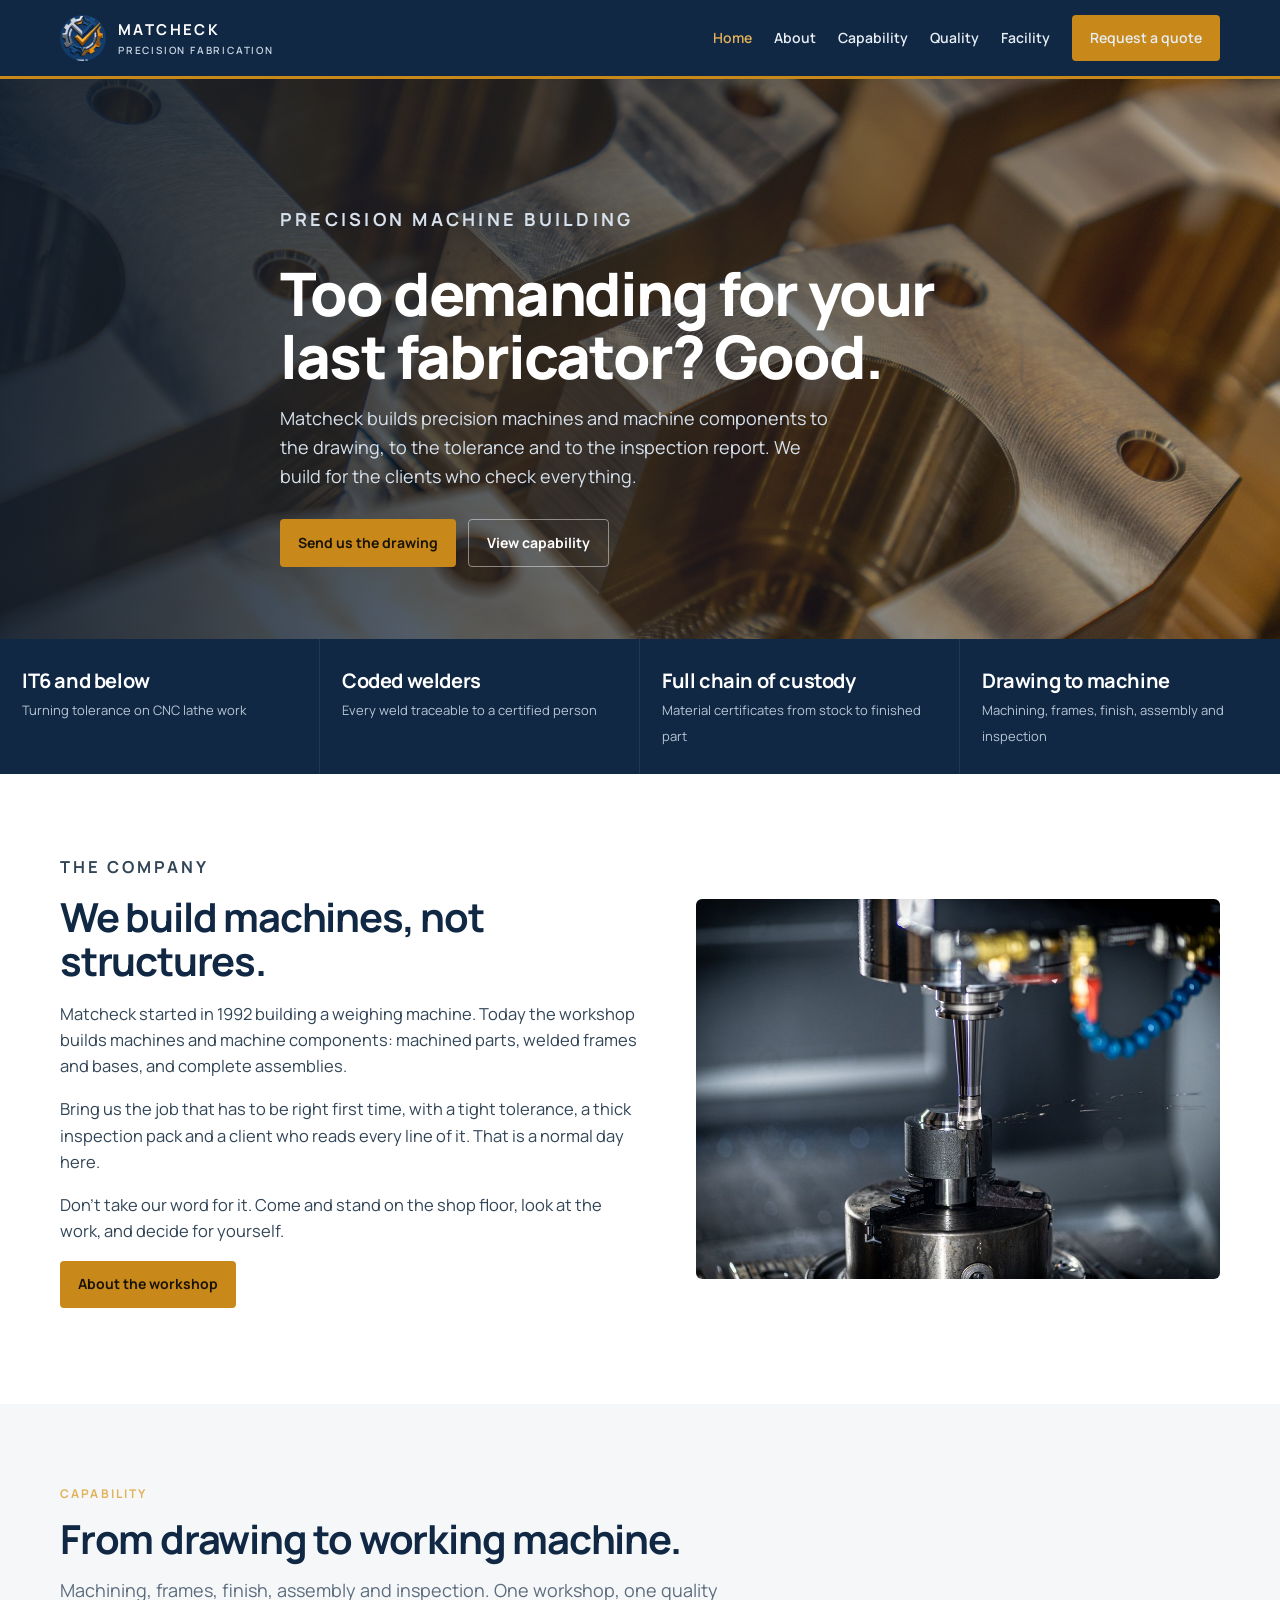
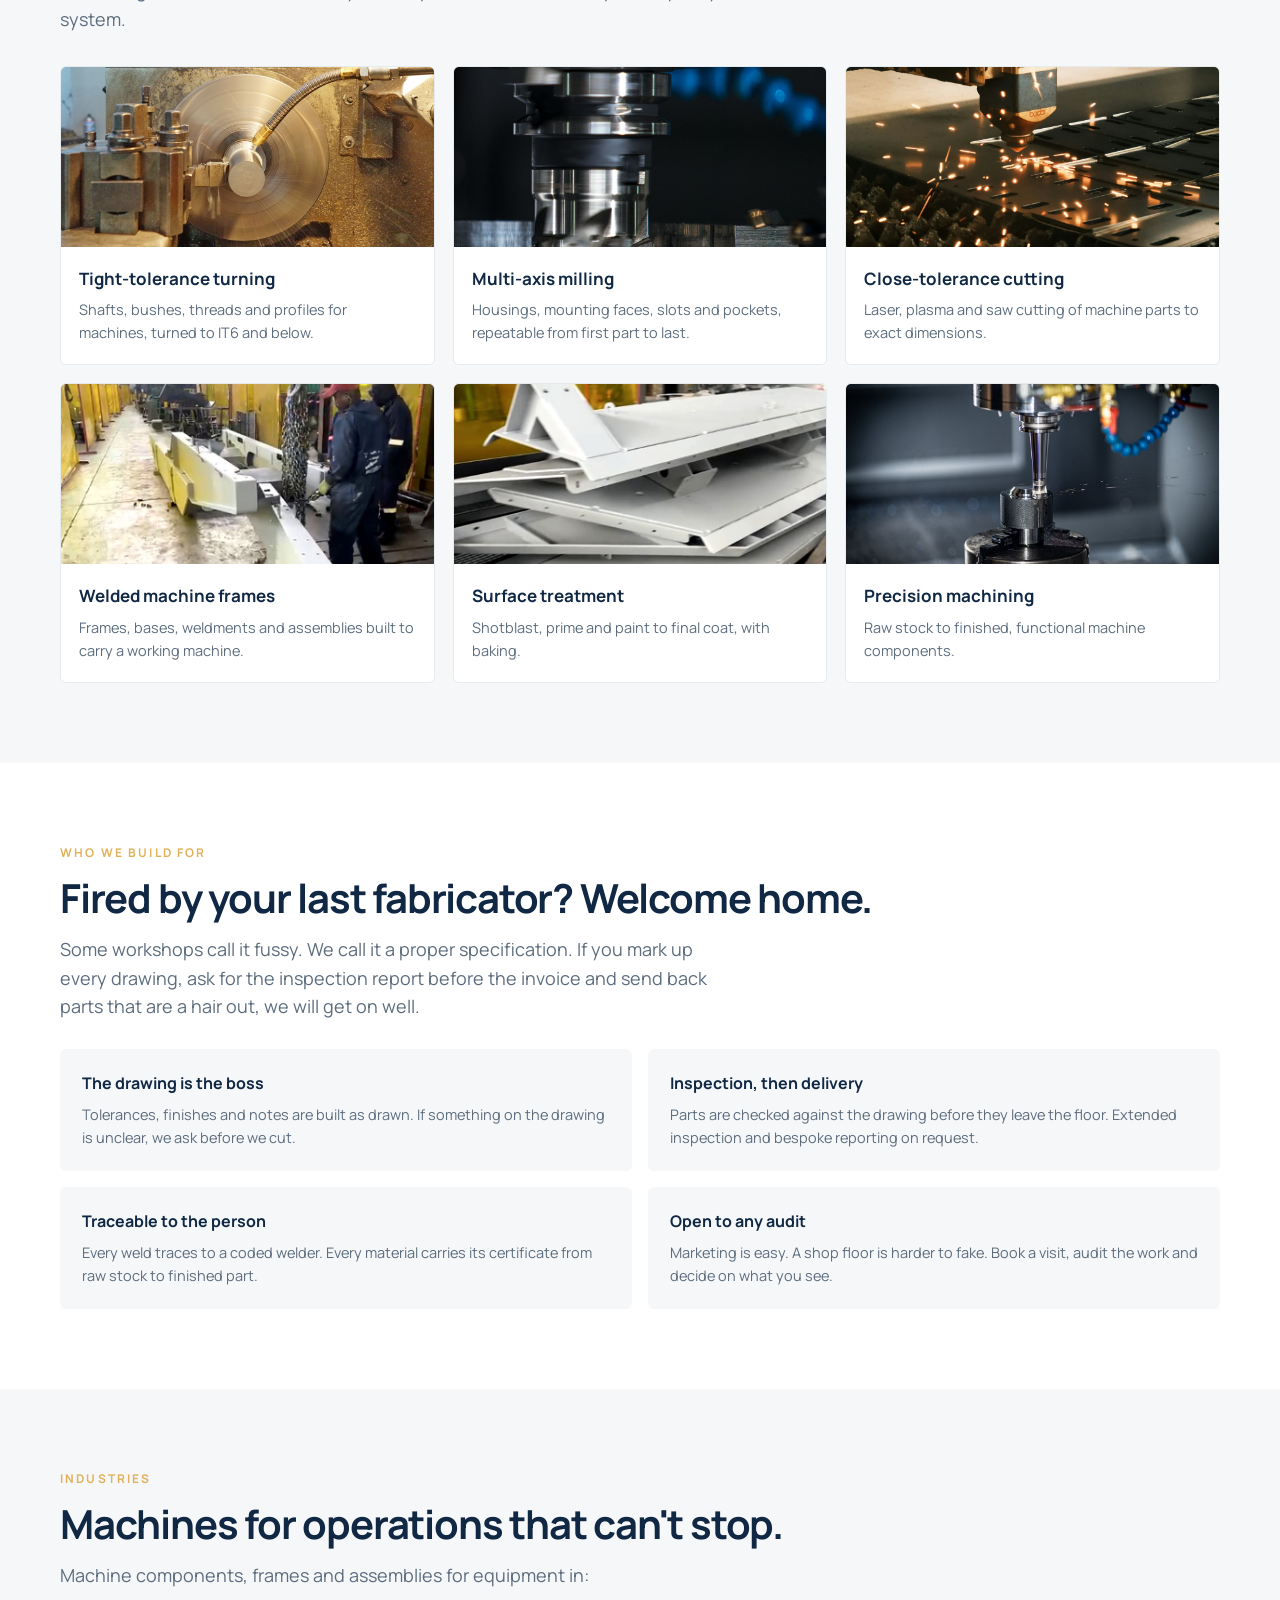
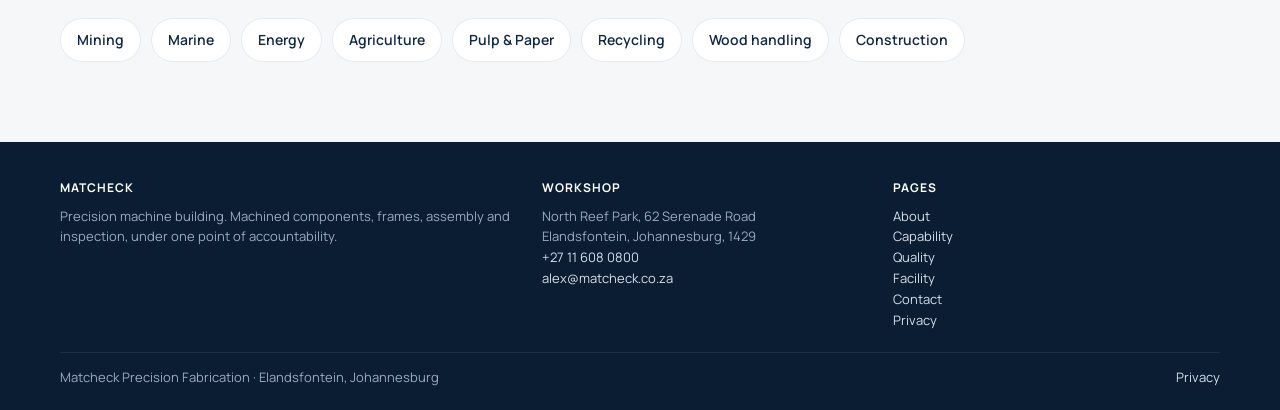
<file: index.html>
<!DOCTYPE html>
<html lang="en">
<head>
  <meta name="robots" content="noindex, nofollow">
<meta charset="UTF-8" />
<meta name="viewport" content="width=device-width, initial-scale=1" />
<title>Matcheck Precision Fabrication</title>
<meta name="description" content="Matcheck builds precision machines and machine components: machined parts, welded machine frames, assembly and inspection, for clients who expect perfection." />
<link rel="preconnect" href="https://fonts.googleapis.com" />
<link href="https://fonts.googleapis.com/css2?family=Manrope:wght@400;500;600;700;800&display=swap" rel="stylesheet" />
<link rel="stylesheet" href="site.css" />
</head>
<body>

<nav>
  <div class="wrap nav-inner">
    <a class="brand" href="index.html">
      <img src="assets/mark.png" alt="Matcheck mark" />
      <span><strong>MATCHECK</strong><small>PRECISION FABRICATION</small></span>
    </a>
    <button class="menu" aria-label="Open menu" onclick="document.querySelector('.links').classList.toggle('open')">☰</button>
    <div class="links">
      <a href="index.html" class="on">Home</a>
      <a href="about.html" class="">About</a>
      <a href="capability.html" class="">Capability</a>
      <a href="quality.html" class="">Quality</a>
      <a href="facility.html" class="">Facility</a>
      <a class="btn" href="contact.html">Request a quote</a>
    </div>
  </div>
</nav>

<header class="hero" style="background-image:linear-gradient(90deg,rgba(10,24,42,.9) 0%,rgba(10,24,42,.55) 58%,rgba(10,24,42,.25) 100%),url('assets/hero.jpg')">
  <div class="wrap hero-inner">
    <p class="eyebrow">PRECISION MACHINE BUILDING</p>
    <h1>Too demanding for your last fabricator? Good.</h1>
    <p>Matcheck builds precision machines and machine components to the drawing, to the tolerance and to the inspection report. We build for the clients who check everything.</p>
    <div class="hero-actions">
      <a class="btn" href="contact.html">Send us the drawing</a>
      <a class="btn line" href="capability.html">View capability</a>
    </div>
  </div>
</header>
<div class="metrics">
  <div><strong>IT6 and below</strong><span>Turning tolerance on CNC lathe work</span></div>
  <div><strong>Coded welders</strong><span>Every weld traceable to a certified person</span></div>
  <div><strong>Full chain of custody</strong><span>Material certificates from stock to finished part</span></div>
  <div><strong>Drawing to machine</strong><span>Machining, frames, finish, assembly and inspection</span></div>
</div>
<section>
  <div class="wrap split">
    <div class="copy">
      <p class="eyebrow">THE COMPANY</p>
      <h2>We build machines, not structures.</h2>
      <p>Matcheck started in 1992 building a weighing machine. Today the workshop builds machines and machine components: machined parts, welded frames and bases, and complete assemblies.</p>
      <p>Bring us the job that has to be right first time, with a tight tolerance, a thick inspection pack and a client who reads every line of it. That is a normal day here.</p>
      <p>Don't take our word for it. Come and stand on the shop floor, look at the work, and decide for yourself.</p>
      <p><a class="btn" href="about.html">About the workshop</a></p>
    </div>
    <img class="photo" src="assets/machining.jpg" srcset="assets/machining-1200.jpg 1200w, assets/machining.jpg 1600w" sizes="(max-width: 860px) calc(100vw - 48px), 570px" width="1600" height="981" alt="CNC machining centre spindle cutting a machine component" loading="lazy" decoding="async" />
  </div>
</section>
<section class="band">
  <div class="wrap">
    <p class="eyebrow">CAPABILITY</p>
    <h2>From drawing to working machine.</h2>
    <p class="lede">Machining, frames, finish, assembly and inspection. One workshop, one quality system.</p>
    <div class="cards">
      <a class="card" href="capability.html#turning"><img src="assets/turning.jpg" srcset="assets/turning-1200.jpg 1200w, assets/turning.jpg 1600w" sizes="(max-width: 860px) calc(100vw - 48px), 375px" width="1600" height="1065" alt="Steel bar being turned on a lathe with coolant flowing" loading="lazy" decoding="async" /><div><h3>Tight-tolerance turning</h3><p>Shafts, bushes, threads and profiles for machines, turned to IT6 and below.</p></div></a>
      <a class="card" href="capability.html#milling"><img src="assets/milling.jpg" srcset="assets/milling-1200.jpg 1200w, assets/milling.jpg 1600w" sizes="(max-width: 860px) calc(100vw - 48px), 375px" width="1600" height="1067" alt="Face mill cutting a steel block on a milling machine" loading="lazy" decoding="async" /><div><h3>Multi-axis milling</h3><p>Housings, mounting faces, slots and pockets, repeatable from first part to last.</p></div></a>
      <a class="card" href="capability.html#cutting"><img src="assets/cutting.jpg" srcset="assets/cutting-1200.jpg 1200w, assets/cutting.jpg 1600w" sizes="(max-width: 860px) calc(100vw - 48px), 375px" width="1600" height="1067" alt="Laser cutting head cutting slots in steel sheet" loading="lazy" decoding="async" /><div><h3>Close-tolerance cutting</h3><p>Laser, plasma and saw cutting of machine parts to exact dimensions.</p></div></a>
      <a class="card" href="capability.html#frames"><img src="assets/welder.jpg" srcset="assets/welder-800.jpg 800w, assets/welder.jpg 1130w" sizes="(max-width: 860px) calc(100vw - 48px), 375px" width="1130" height="807" alt="Matcheck team lifting a painted welded machine frame on a chain hoist" loading="lazy" decoding="async" /><div><h3>Welded machine frames</h3><p>Frames, bases, weldments and assemblies built to carry a working machine.</p></div></a>
      <a class="card" href="capability.html#surface"><img src="assets/surface.jpg" srcset="assets/surface-800.jpg 800w, assets/surface.jpg 1170w" sizes="(max-width: 860px) calc(100vw - 48px), 375px" width="1170" height="835" alt="Welded machine frames finished in grey final-coat paint" loading="lazy" decoding="async" /><div><h3>Surface treatment</h3><p>Shotblast, prime and paint to final coat, with baking.</p></div></a>
      <a class="card" href="capability.html#machining"><img src="assets/machining.jpg" srcset="assets/machining-1200.jpg 1200w, assets/machining.jpg 1600w" sizes="(max-width: 860px) calc(100vw - 48px), 375px" width="1600" height="981" alt="CNC machining centre spindle and tool over a workpiece" loading="lazy" decoding="async" /><div><h3>Precision machining</h3><p>Raw stock to finished, functional machine components.</p></div></a>
    </div>
  </div>
</section>
<section>
  <div class="wrap">
    <p class="eyebrow">WHO WE BUILD FOR</p>
    <h2>Fired by your last fabricator? Welcome home.</h2>
    <p class="lede">Some workshops call it fussy. We call it a proper specification. If you mark up every drawing, ask for the inspection report before the invoice and send back parts that are a hair out, we will get on well.</p>
    <div class="qgrid">
      <article class="q"><h3>The drawing is the boss</h3><p>Tolerances, finishes and notes are built as drawn. If something on the drawing is unclear, we ask before we cut.</p></article>
      <article class="q"><h3>Inspection, then delivery</h3><p>Parts are checked against the drawing before they leave the floor. Extended inspection and bespoke reporting on request.</p></article>
      <article class="q"><h3>Traceable to the person</h3><p>Every weld traces to a coded welder. Every material carries its certificate from raw stock to finished part.</p></article>
      <article class="q"><h3>Open to any audit</h3><p>Marketing is easy. A shop floor is harder to fake. Book a visit, audit the work and decide on what you see.</p></article>
    </div>
  </div>
</section>
<section class="band">
  <div class="wrap">
    <p class="eyebrow">INDUSTRIES</p>
    <h2>Machines for operations that can't stop.</h2>
    <p class="lede">Machine components, frames and assemblies for equipment in:</p>
    <div class="industries">
      <span>Mining</span><span>Marine</span><span>Energy</span><span>Agriculture</span>
      <span>Pulp & Paper</span><span>Recycling</span><span>Wood handling</span><span>Construction</span>
    </div>
  </div>
</section>

<footer>
  <div class="wrap">
    <div class="foot">
      <div>
        <strong>MATCHECK</strong>
        Precision machine building. Machined components, frames, assembly and inspection, under one point of accountability.
      </div>
      <div>
        <strong>WORKSHOP</strong>
        North Reef Park, 62 Serenade Road<br />
        Elandsfontein, Johannesburg, 1429<br />
        <a href="tel:+27116080800">+27 11 608 0800</a><br />
        <a href="mailto:alex@matcheck.co.za">alex@matcheck.co.za</a>
      </div>
      <div>
        <strong>PAGES</strong>
        <a href="about.html">About</a><br />
        <a href="capability.html">Capability</a><br />
        <a href="quality.html">Quality</a><br />
        <a href="facility.html">Facility</a><br />
        <a href="contact.html">Contact</a><br />
        <a href="privacy.html">Privacy</a>
      </div>
    </div>
    <div class="legal">
      <span>Matcheck Precision Fabrication · Elandsfontein, Johannesburg</span>
      <a href="privacy.html">Privacy</a>
    </div>
  </div>
</footer>
</body></html>
</file>
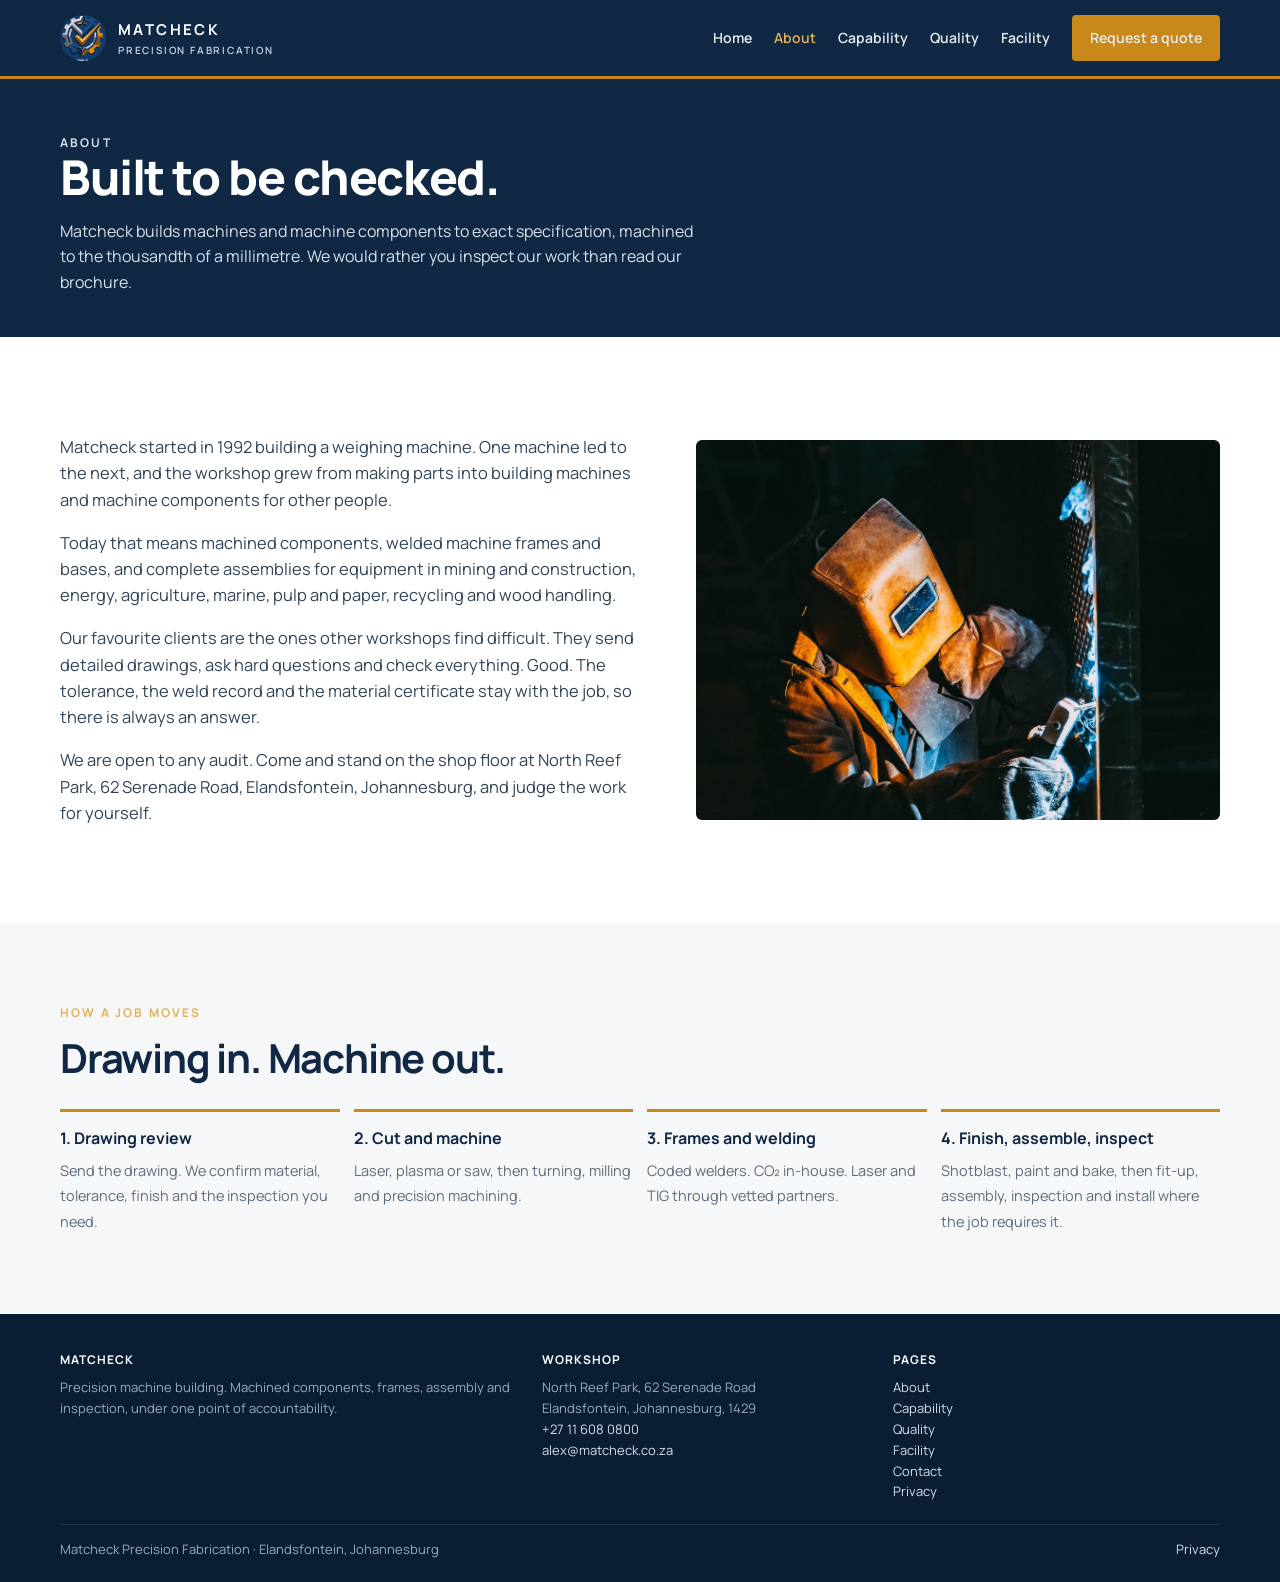
<file: about.html>
<!DOCTYPE html>
<html lang="en">
<head>
  <meta name="robots" content="noindex, nofollow">
<meta charset="UTF-8" />
<meta name="viewport" content="width=device-width, initial-scale=1" />
<title>About · Matcheck Precision Fabrication</title>
<meta name="description" content="Matcheck builds precision machines and machine components in Elandsfontein, Johannesburg, for clients who expect perfection." />
<link rel="preconnect" href="https://fonts.googleapis.com" />
<link href="https://fonts.googleapis.com/css2?family=Manrope:wght@400;500;600;700;800&display=swap" rel="stylesheet" />
<link rel="stylesheet" href="site.css" />
</head>
<body>

<nav>
  <div class="wrap nav-inner">
    <a class="brand" href="index.html">
      <img src="assets/mark.png" alt="Matcheck mark" />
      <span><strong>MATCHECK</strong><small>PRECISION FABRICATION</small></span>
    </a>
    <button class="menu" aria-label="Open menu" onclick="document.querySelector('.links').classList.toggle('open')">☰</button>
    <div class="links">
      <a href="index.html" class="">Home</a>
      <a href="about.html" class="on">About</a>
      <a href="capability.html" class="">Capability</a>
      <a href="quality.html" class="">Quality</a>
      <a href="facility.html" class="">Facility</a>
      <a class="btn" href="contact.html">Request a quote</a>
    </div>
  </div>
</nav>

<header class="page-hero"><div class="wrap">
  <p class="eyebrow">ABOUT</p>
  <h1>Built to be checked.</h1>
  <p>Matcheck builds machines and machine components to exact specification, machined to the thousandth of a millimetre. We would rather you inspect our work than read our brochure.</p>
</div></header>
<section>
  <div class="wrap split">
    <div class="copy">
      <p>Matcheck started in 1992 building a weighing machine. One machine led to the next, and the workshop grew from making parts into building machines and machine components for other people.</p>
      <p>Today that means machined components, welded machine frames and bases, and complete assemblies for equipment in mining and construction, energy, agriculture, marine, pulp and paper, recycling and wood handling.</p>
      <p>Our favourite clients are the ones other workshops find difficult. They send detailed drawings, ask hard questions and check everything. Good. The tolerance, the weld record and the material certificate stay with the job, so there is always an answer.</p>
      <p>We are open to any audit. Come and stand on the shop floor at North Reef Park, 62 Serenade Road, Elandsfontein, Johannesburg, and judge the work for yourself.</p>
    </div>
    <img class="photo" src="assets/welding.jpg" srcset="assets/welding-1200.jpg 1200w, assets/welding.jpg 1600w" sizes="(max-width: 860px) calc(100vw - 48px), 570px" width="1600" height="1066" alt="Precision welding: welder in protective gear joining steel" decoding="async" />
  </div>
</section>
<section class="band">
  <div class="wrap">
    <p class="eyebrow">HOW A JOB MOVES</p>
    <h2>Drawing in. Machine out.</h2>
    <div class="steps">
      <div class="step"><b>1. Drawing review</b><span>Send the drawing. We confirm material, tolerance, finish and the inspection you need.</span></div>
      <div class="step"><b>2. Cut and machine</b><span>Laser, plasma or saw, then turning, milling and precision machining.</span></div>
      <div class="step"><b>3. Frames and welding</b><span>Coded welders. CO₂ in-house. Laser and TIG through vetted partners.</span></div>
      <div class="step"><b>4. Finish, assemble, inspect</b><span>Shotblast, paint and bake, then fit-up, assembly, inspection and install where the job requires it.</span></div>
    </div>
  </div>
</section>

<footer>
  <div class="wrap">
    <div class="foot">
      <div>
        <strong>MATCHECK</strong>
        Precision machine building. Machined components, frames, assembly and inspection, under one point of accountability.
      </div>
      <div>
        <strong>WORKSHOP</strong>
        North Reef Park, 62 Serenade Road<br />
        Elandsfontein, Johannesburg, 1429<br />
        <a href="tel:+27116080800">+27 11 608 0800</a><br />
        <a href="mailto:alex@matcheck.co.za">alex@matcheck.co.za</a>
      </div>
      <div>
        <strong>PAGES</strong>
        <a href="about.html">About</a><br />
        <a href="capability.html">Capability</a><br />
        <a href="quality.html">Quality</a><br />
        <a href="facility.html">Facility</a><br />
        <a href="contact.html">Contact</a><br />
        <a href="privacy.html">Privacy</a>
      </div>
    </div>
    <div class="legal">
      <span>Matcheck Precision Fabrication · Elandsfontein, Johannesburg</span>
      <a href="privacy.html">Privacy</a>
    </div>
  </div>
</footer>
</body></html>
</file>
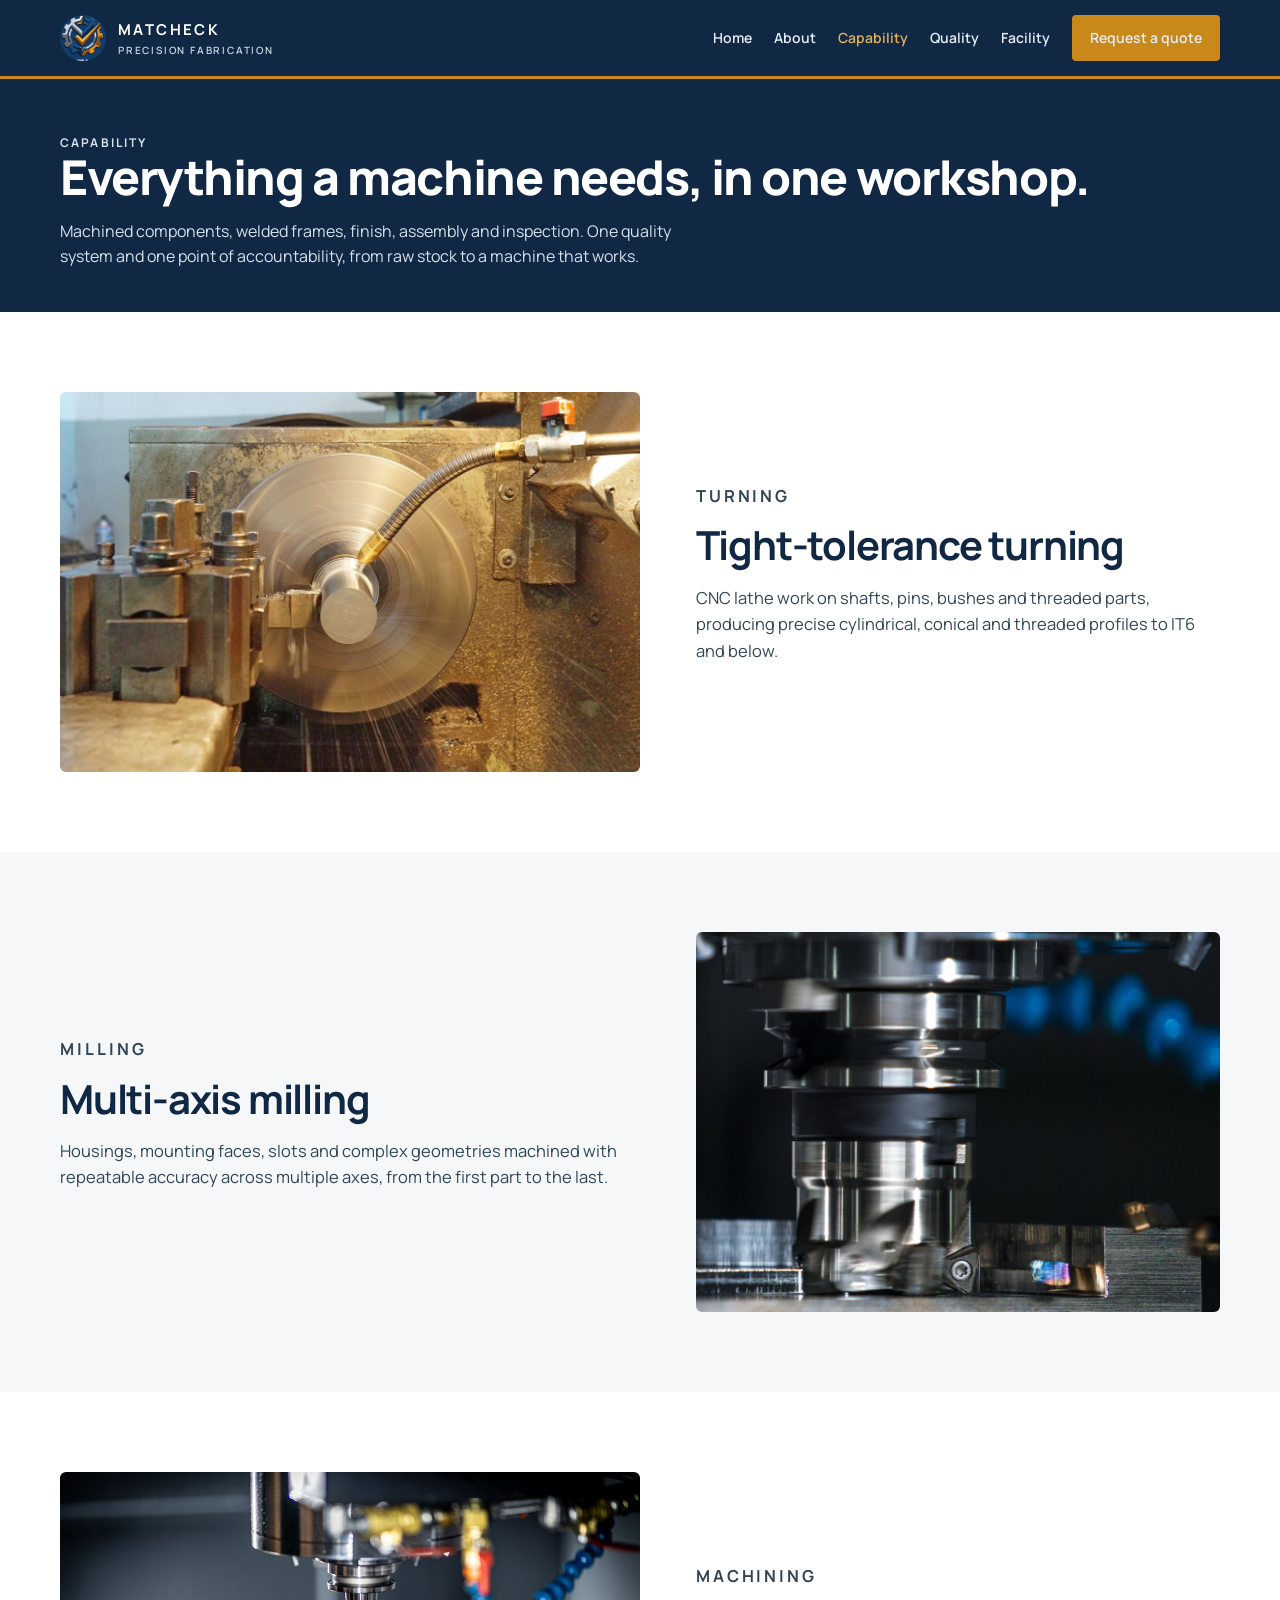
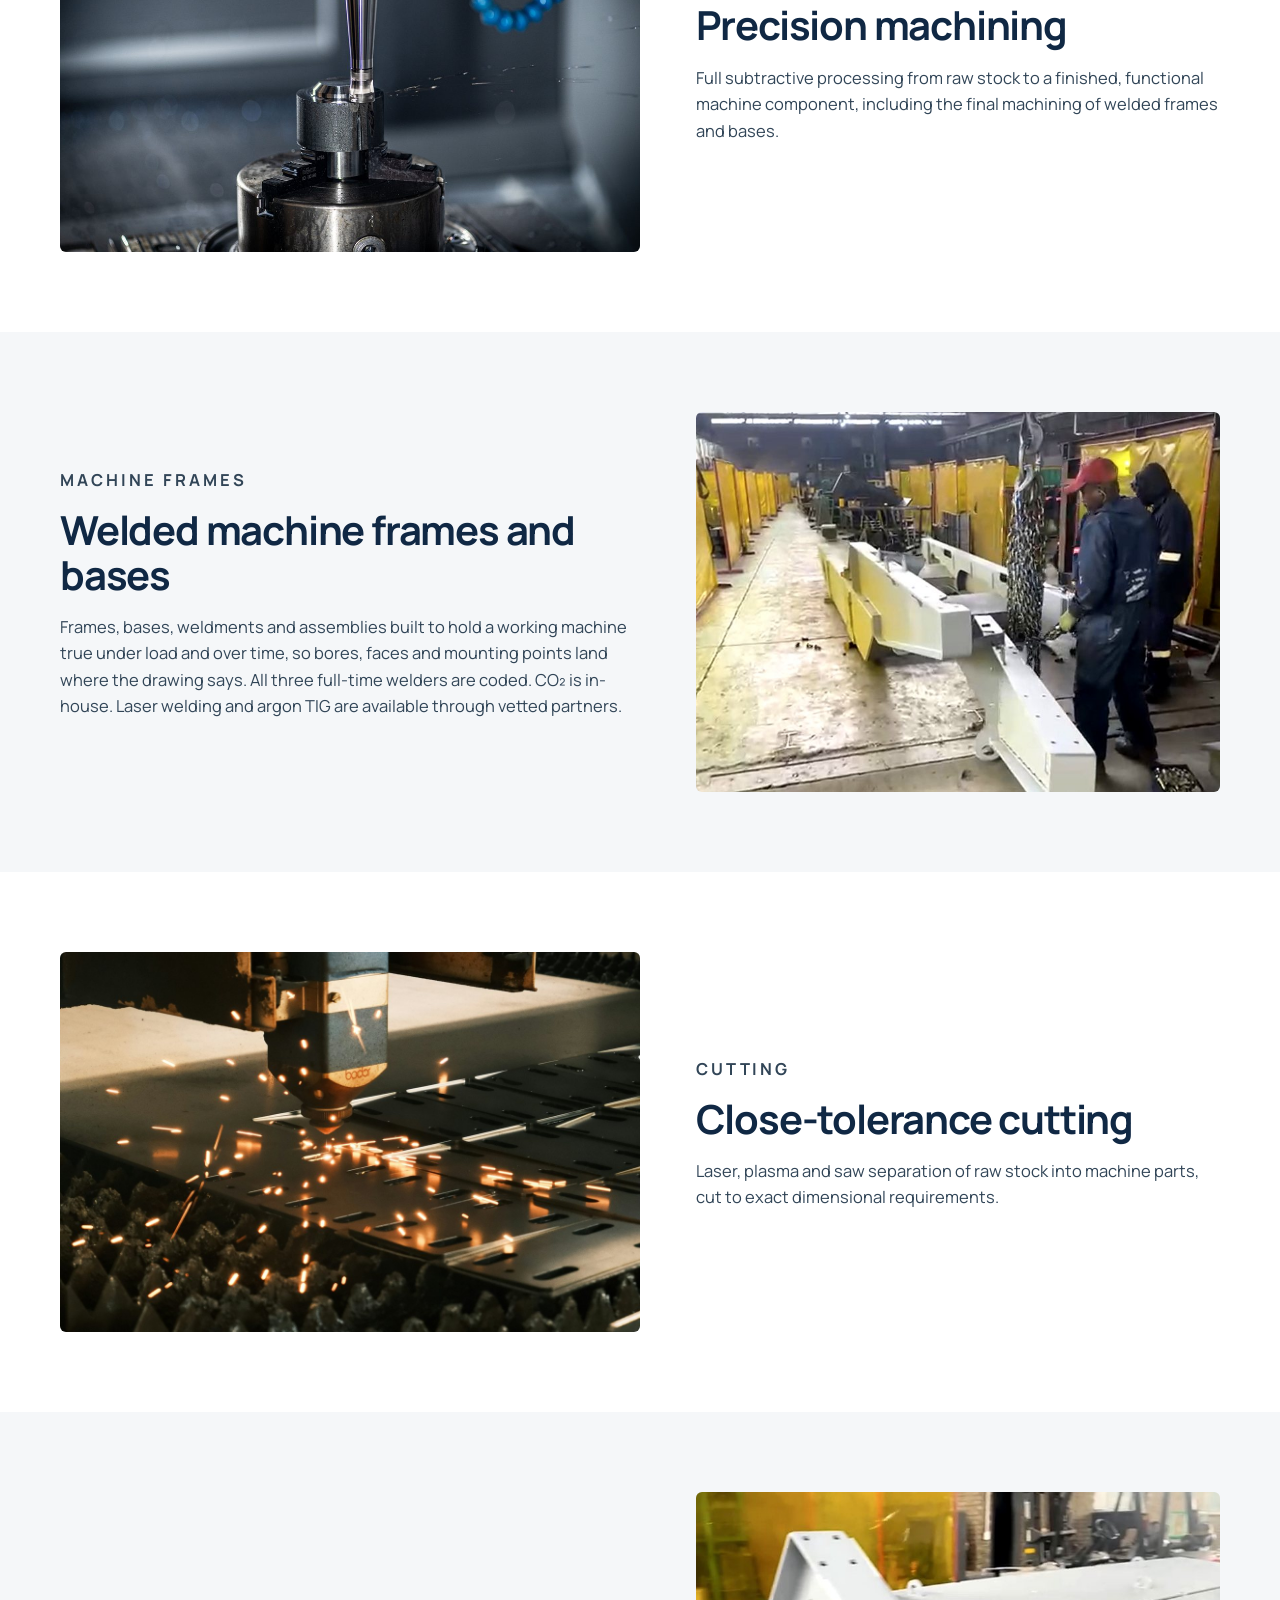
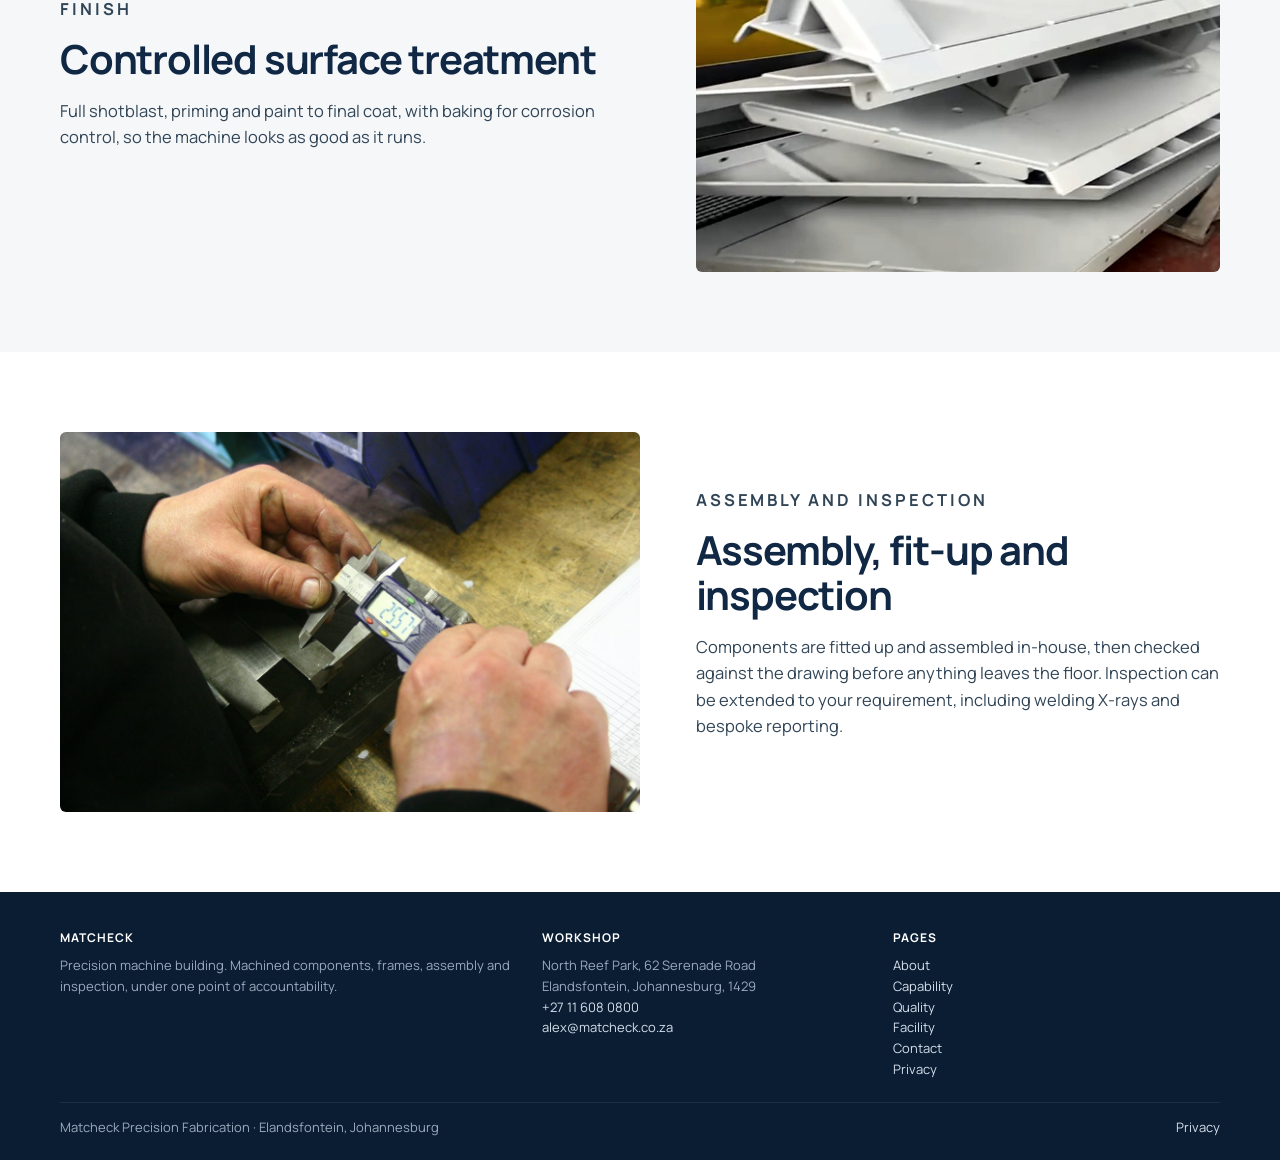
<file: capability.html>
<!DOCTYPE html>
<html lang="en">
<head>
  <meta name="robots" content="noindex, nofollow">
<meta charset="UTF-8" />
<meta name="viewport" content="width=device-width, initial-scale=1" />
<title>Capability · Matcheck Precision Fabrication</title>
<meta name="description" content="Turning, milling, machining, cutting, welded machine frames, surface treatment, assembly and inspection at Matcheck." />
<link rel="preconnect" href="https://fonts.googleapis.com" />
<link href="https://fonts.googleapis.com/css2?family=Manrope:wght@400;500;600;700;800&display=swap" rel="stylesheet" />
<link rel="stylesheet" href="site.css" />
</head>
<body>

<nav>
  <div class="wrap nav-inner">
    <a class="brand" href="index.html">
      <img src="assets/mark.png" alt="Matcheck mark" />
      <span><strong>MATCHECK</strong><small>PRECISION FABRICATION</small></span>
    </a>
    <button class="menu" aria-label="Open menu" onclick="document.querySelector('.links').classList.toggle('open')">☰</button>
    <div class="links">
      <a href="index.html" class="">Home</a>
      <a href="about.html" class="">About</a>
      <a href="capability.html" class="on">Capability</a>
      <a href="quality.html" class="">Quality</a>
      <a href="facility.html" class="">Facility</a>
      <a class="btn" href="contact.html">Request a quote</a>
    </div>
  </div>
</nav>

<header class="page-hero"><div class="wrap">
  <p class="eyebrow">CAPABILITY</p>
  <h1>Everything a machine needs, in one workshop.</h1>
  <p>Machined components, welded frames, finish, assembly and inspection. One quality system and one point of accountability, from raw stock to a machine that works.</p>
</div></header>
<section id="turning"><div class="wrap split">
  <img class="photo" src="assets/turning.jpg" srcset="assets/turning-1200.jpg 1200w, assets/turning.jpg 1600w" sizes="(max-width: 860px) calc(100vw - 48px), 570px" width="1600" height="1065" alt="Steel bar being turned on a lathe with coolant flowing" decoding="async" />
  <div class="copy"><p class="eyebrow">TURNING</p><h2>Tight-tolerance turning</h2><p>CNC lathe work on shafts, pins, bushes and threaded parts, producing precise cylindrical, conical and threaded profiles to IT6 and below.</p></div>
</div></section>
<section class="band" id="milling"><div class="wrap split">
  <div class="copy"><p class="eyebrow">MILLING</p><h2>Multi-axis milling</h2><p>Housings, mounting faces, slots and complex geometries machined with repeatable accuracy across multiple axes, from the first part to the last.</p></div>
  <img class="photo" src="assets/milling.jpg" srcset="assets/milling-1200.jpg 1200w, assets/milling.jpg 1600w" sizes="(max-width: 860px) calc(100vw - 48px), 570px" width="1600" height="1067" alt="Face mill cutting a steel block on a milling machine" loading="lazy" decoding="async" />
</div></section>
<section id="machining"><div class="wrap split">
  <img class="photo" src="assets/machining.jpg" srcset="assets/machining-1200.jpg 1200w, assets/machining.jpg 1600w" sizes="(max-width: 860px) calc(100vw - 48px), 570px" width="1600" height="981" alt="CNC machining centre spindle and tool over a workpiece" loading="lazy" decoding="async" />
  <div class="copy"><p class="eyebrow">MACHINING</p><h2>Precision machining</h2><p>Full subtractive processing from raw stock to a finished, functional machine component, including the final machining of welded frames and bases.</p></div>
</div></section>
<section class="band" id="frames"><div class="wrap split">
  <div class="copy"><p class="eyebrow">MACHINE FRAMES</p><h2>Welded machine frames and bases</h2><p>Frames, bases, weldments and assemblies built to hold a working machine true under load and over time, so bores, faces and mounting points land where the drawing says. All three full-time welders are coded. CO₂ is in-house. Laser welding and argon TIG are available through vetted partners.</p></div>
  <img class="photo" src="assets/welder.jpg" srcset="assets/welder-800.jpg 800w, assets/welder.jpg 1130w" sizes="(max-width: 860px) calc(100vw - 48px), 570px" width="1130" height="807" alt="Matcheck team lifting a painted welded machine frame on a chain hoist" loading="lazy" decoding="async" />
</div></section>
<section id="cutting"><div class="wrap split">
  <img class="photo" src="assets/cutting.jpg" srcset="assets/cutting-1200.jpg 1200w, assets/cutting.jpg 1600w" sizes="(max-width: 860px) calc(100vw - 48px), 570px" width="1600" height="1067" alt="Laser cutting head cutting slots in steel sheet" loading="lazy" decoding="async" />
  <div class="copy"><p class="eyebrow">CUTTING</p><h2>Close-tolerance cutting</h2><p>Laser, plasma and saw separation of raw stock into machine parts, cut to exact dimensional requirements.</p></div>
</div></section>
<section class="band" id="surface"><div class="wrap split">
  <div class="copy"><p class="eyebrow">FINISH</p><h2>Controlled surface treatment</h2><p>Full shotblast, priming and paint to final coat, with baking for corrosion control, so the machine looks as good as it runs.</p></div>
  <img class="photo" src="assets/surface.jpg" srcset="assets/surface-800.jpg 800w, assets/surface.jpg 1170w" sizes="(max-width: 860px) calc(100vw - 48px), 570px" width="1170" height="835" alt="Welded machine frames finished in grey final-coat paint" loading="lazy" decoding="async" />
</div></section>
<section id="assembly"><div class="wrap split">
  <img class="photo" src="assets/inspection.jpg" srcset="assets/inspection-1200.jpg 1200w, assets/inspection.jpg 1600w" sizes="(max-width: 860px) calc(100vw - 48px), 570px" width="1600" height="1067" alt="Digital caliper measuring a machined part during inspection" loading="lazy" decoding="async" />
  <div class="copy"><p class="eyebrow">ASSEMBLY AND INSPECTION</p><h2>Assembly, fit-up and inspection</h2><p>Components are fitted up and assembled in-house, then checked against the drawing before anything leaves the floor. Inspection can be extended to your requirement, including welding X-rays and bespoke reporting.</p></div>
</div></section>

<footer>
  <div class="wrap">
    <div class="foot">
      <div>
        <strong>MATCHECK</strong>
        Precision machine building. Machined components, frames, assembly and inspection, under one point of accountability.
      </div>
      <div>
        <strong>WORKSHOP</strong>
        North Reef Park, 62 Serenade Road<br />
        Elandsfontein, Johannesburg, 1429<br />
        <a href="tel:+27116080800">+27 11 608 0800</a><br />
        <a href="mailto:alex@matcheck.co.za">alex@matcheck.co.za</a>
      </div>
      <div>
        <strong>PAGES</strong>
        <a href="about.html">About</a><br />
        <a href="capability.html">Capability</a><br />
        <a href="quality.html">Quality</a><br />
        <a href="facility.html">Facility</a><br />
        <a href="contact.html">Contact</a><br />
        <a href="privacy.html">Privacy</a>
      </div>
    </div>
    <div class="legal">
      <span>Matcheck Precision Fabrication · Elandsfontein, Johannesburg</span>
      <a href="privacy.html">Privacy</a>
    </div>
  </div>
</footer>
</body></html>
</file>
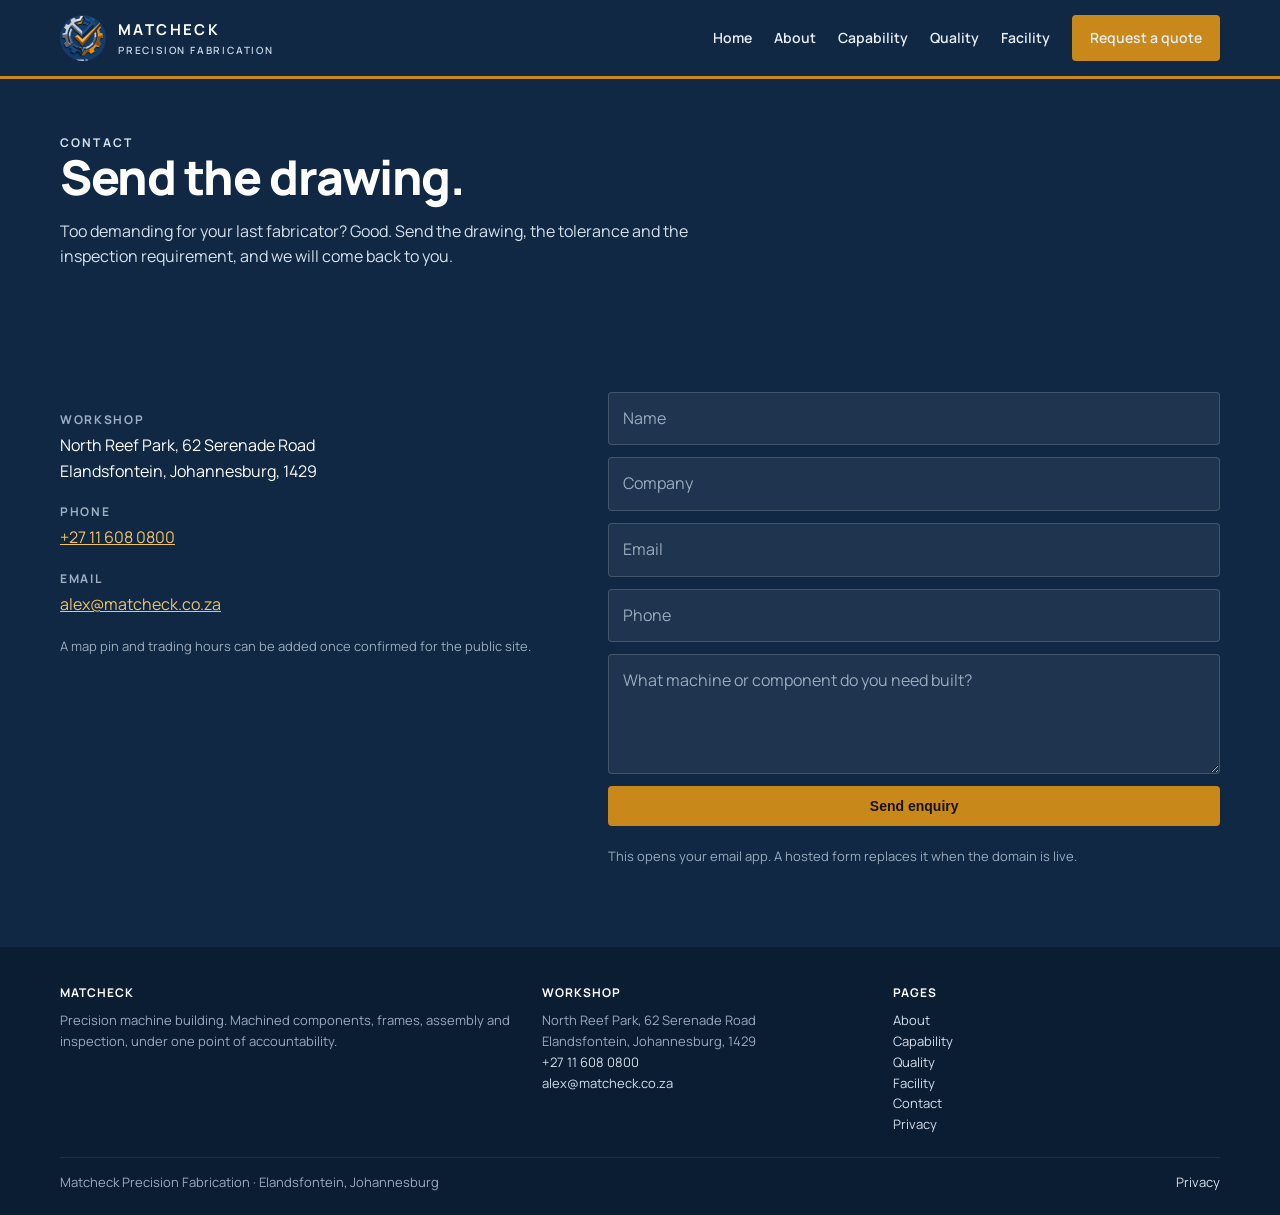
<file: contact.html>
<!DOCTYPE html>
<html lang="en">
<head>
  <meta name="robots" content="noindex, nofollow">
<meta charset="UTF-8" />
<meta name="viewport" content="width=device-width, initial-scale=1" />
<title>Contact · Matcheck Precision Fabrication</title>
<meta name="description" content="Send a drawing to Matcheck in Elandsfontein, Johannesburg. Precision machines and machine components, built to the drawing." />
<link rel="preconnect" href="https://fonts.googleapis.com" />
<link href="https://fonts.googleapis.com/css2?family=Manrope:wght@400;500;600;700;800&display=swap" rel="stylesheet" />
<link rel="stylesheet" href="site.css" />
</head>
<body>

<nav>
  <div class="wrap nav-inner">
    <a class="brand" href="index.html">
      <img src="assets/mark.png" alt="Matcheck mark" />
      <span><strong>MATCHECK</strong><small>PRECISION FABRICATION</small></span>
    </a>
    <button class="menu" aria-label="Open menu" onclick="document.querySelector('.links').classList.toggle('open')">☰</button>
    <div class="links">
      <a href="index.html" class="">Home</a>
      <a href="about.html" class="">About</a>
      <a href="capability.html" class="">Capability</a>
      <a href="quality.html" class="">Quality</a>
      <a href="facility.html" class="">Facility</a>
      <a class="btn" href="contact.html">Request a quote</a>
    </div>
  </div>
</nav>

<header class="page-hero"><div class="wrap">
  <p class="eyebrow">CONTACT</p>
  <h1>Send the drawing.</h1>
  <p>Too demanding for your last fabricator? Good. Send the drawing, the tolerance and the inspection requirement, and we will come back to you.</p>
</div></header>
<section class="contact">
  <div class="wrap contact-grid">
    <div>
      <div class="detail"><b>WORKSHOP</b>North Reef Park, 62 Serenade Road<br />Elandsfontein, Johannesburg, 1429</div>
      <div class="detail"><b>PHONE</b><a href="tel:+27116080800">+27 11 608 0800</a></div>
      <div class="detail"><b>EMAIL</b><a href="mailto:alex@matcheck.co.za">alex@matcheck.co.za</a></div>
      <p class="note">A map pin and trading hours can be added once confirmed for the public site.</p>
    </div>
    <form action="mailto:alex@matcheck.co.za" method="post" enctype="text/plain">
      <input name="name" placeholder="Name" required />
      <input name="company" placeholder="Company" />
      <input name="email" type="email" placeholder="Email" required />
      <input name="phone" placeholder="Phone" />
      <textarea name="message" placeholder="What machine or component do you need built?"></textarea>
      <button class="btn" type="submit">Send enquiry</button>
      <p class="note">This opens your email app. A hosted form replaces it when the domain is live.</p>
    </form>
  </div>
</section>

<footer>
  <div class="wrap">
    <div class="foot">
      <div>
        <strong>MATCHECK</strong>
        Precision machine building. Machined components, frames, assembly and inspection, under one point of accountability.
      </div>
      <div>
        <strong>WORKSHOP</strong>
        North Reef Park, 62 Serenade Road<br />
        Elandsfontein, Johannesburg, 1429<br />
        <a href="tel:+27116080800">+27 11 608 0800</a><br />
        <a href="mailto:alex@matcheck.co.za">alex@matcheck.co.za</a>
      </div>
      <div>
        <strong>PAGES</strong>
        <a href="about.html">About</a><br />
        <a href="capability.html">Capability</a><br />
        <a href="quality.html">Quality</a><br />
        <a href="facility.html">Facility</a><br />
        <a href="contact.html">Contact</a><br />
        <a href="privacy.html">Privacy</a>
      </div>
    </div>
    <div class="legal">
      <span>Matcheck Precision Fabrication · Elandsfontein, Johannesburg</span>
      <a href="privacy.html">Privacy</a>
    </div>
  </div>
</footer>
</body></html>
</file>
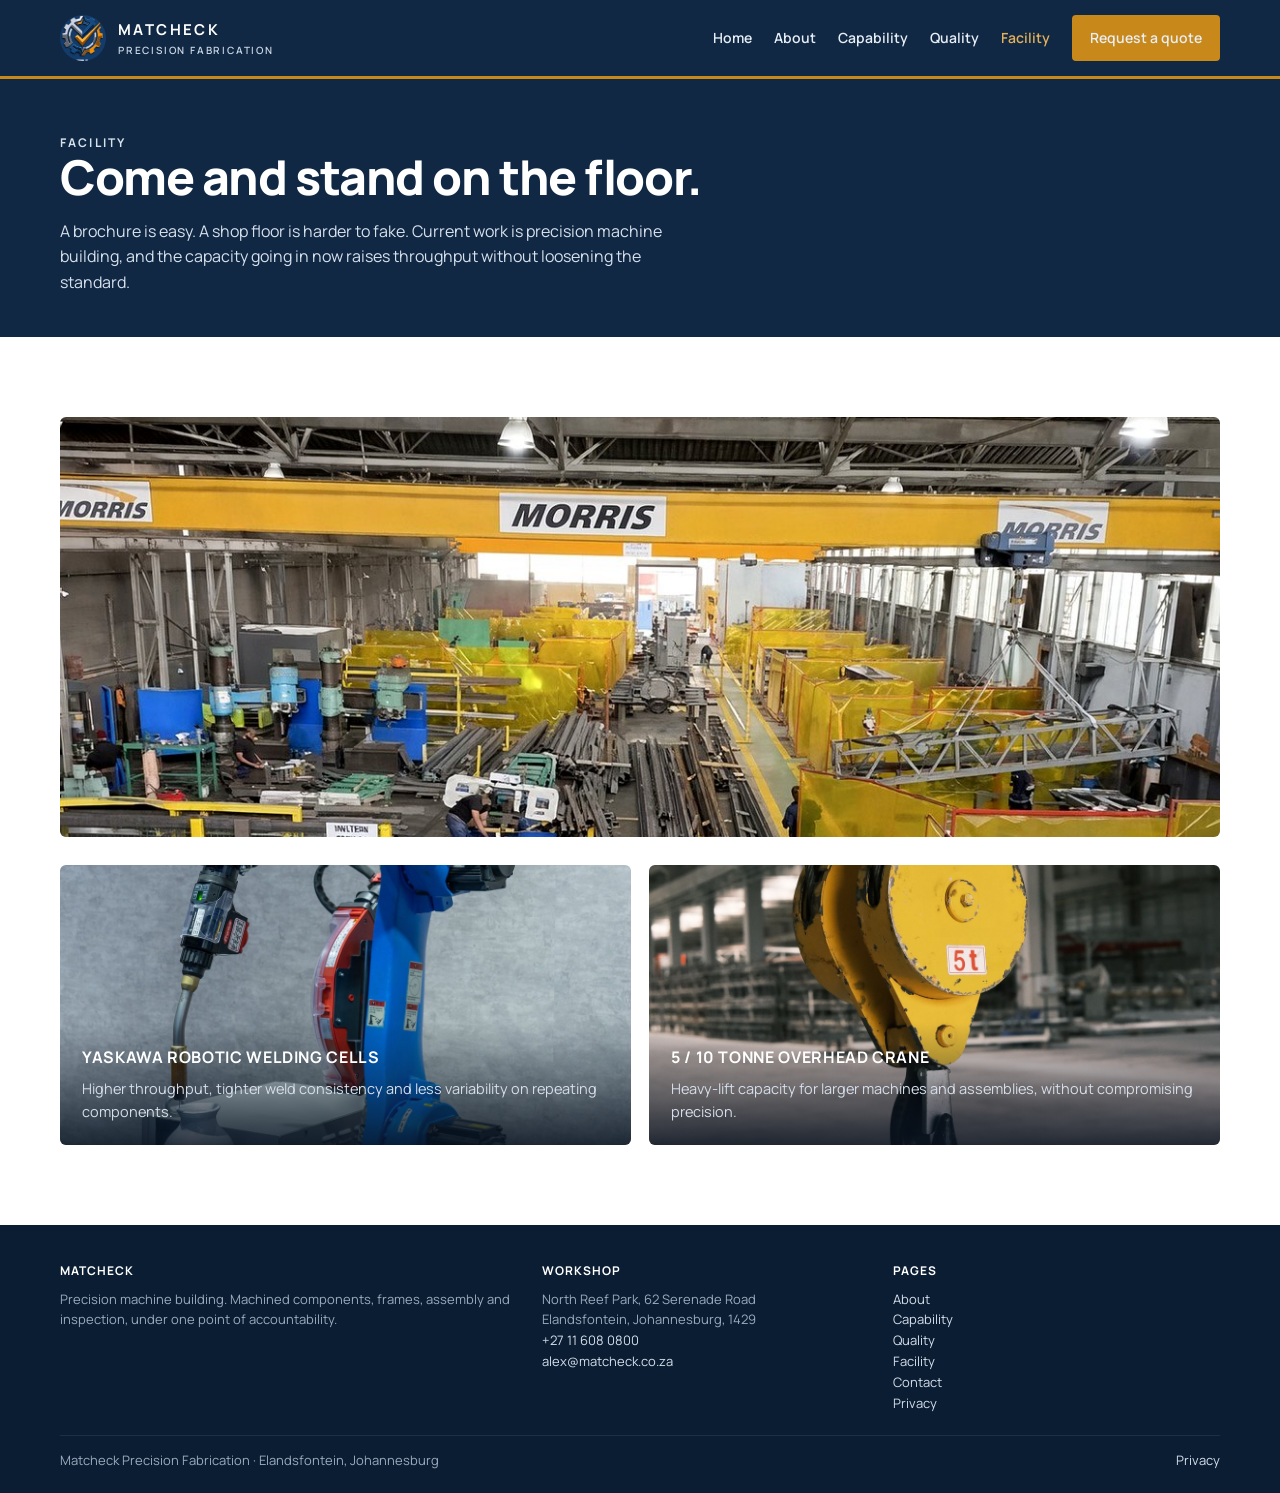
<file: facility.html>
<!DOCTYPE html>
<html lang="en">
<head>
  <meta name="robots" content="noindex, nofollow">
<meta charset="UTF-8" />
<meta name="viewport" content="width=device-width, initial-scale=1" />
<title>Facility · Matcheck Precision Fabrication</title>
<meta name="description" content="The Matcheck machine-building workshop in Elandsfontein, and the capacity going in now. Visits and audits welcome." />
<link rel="preconnect" href="https://fonts.googleapis.com" />
<link href="https://fonts.googleapis.com/css2?family=Manrope:wght@400;500;600;700;800&display=swap" rel="stylesheet" />
<link rel="stylesheet" href="site.css" />
</head>
<body>

<nav>
  <div class="wrap nav-inner">
    <a class="brand" href="index.html">
      <img src="assets/mark.png" alt="Matcheck mark" />
      <span><strong>MATCHECK</strong><small>PRECISION FABRICATION</small></span>
    </a>
    <button class="menu" aria-label="Open menu" onclick="document.querySelector('.links').classList.toggle('open')">☰</button>
    <div class="links">
      <a href="index.html" class="">Home</a>
      <a href="about.html" class="">About</a>
      <a href="capability.html" class="">Capability</a>
      <a href="quality.html" class="">Quality</a>
      <a href="facility.html" class="on">Facility</a>
      <a class="btn" href="contact.html">Request a quote</a>
    </div>
  </div>
</nav>

<header class="page-hero"><div class="wrap">
  <p class="eyebrow">FACILITY</p>
  <h1>Come and stand on the floor.</h1>
  <p>A brochure is easy. A shop floor is harder to fake. Current work is precision machine building, and the capacity going in now raises throughput without loosening the standard.</p>
</div></header>
<section>
  <div class="wrap">
    <img class="photo" src="assets/facility.jpg" srcset="assets/facility-1200.jpg 1200w, assets/facility.jpg 1800w" sizes="(max-width: 1208px) calc(100vw - 48px), 1160px" width="1800" height="662" alt="Matcheck shop floor with overhead crane, machining area, raw stock and welding bays" decoding="async" style="height:420px;margin-bottom:28px" />
    <div class="invest">
      <article>
        <img src="assets/robot.jpg" srcset="assets/robot-1200.jpg 1200w, assets/robot.jpg 1600w" sizes="(max-width: 860px) calc(100vw - 48px), 571px" width="1600" height="1000" alt="Robotic welding arm with MIG torch" loading="lazy" decoding="async" />
        <div><h3>YASKAWA ROBOTIC WELDING CELLS</h3><p>Higher throughput, tighter weld consistency and less variability on repeating components.</p></div>
      </article>
      <article>
        <img src="assets/crane.jpg" srcset="assets/crane-1200.jpg 1200w, assets/crane.jpg 1600w" sizes="(max-width: 860px) calc(100vw - 48px), 571px" width="1600" height="1200" alt="5 tonne overhead crane hook block in a steel workshop" loading="lazy" decoding="async" />
        <div><h3>5 / 10 TONNE OVERHEAD CRANE</h3><p>Heavy-lift capacity for larger machines and assemblies, without compromising precision.</p></div>
      </article>
    </div>
  </div>
</section>

<footer>
  <div class="wrap">
    <div class="foot">
      <div>
        <strong>MATCHECK</strong>
        Precision machine building. Machined components, frames, assembly and inspection, under one point of accountability.
      </div>
      <div>
        <strong>WORKSHOP</strong>
        North Reef Park, 62 Serenade Road<br />
        Elandsfontein, Johannesburg, 1429<br />
        <a href="tel:+27116080800">+27 11 608 0800</a><br />
        <a href="mailto:alex@matcheck.co.za">alex@matcheck.co.za</a>
      </div>
      <div>
        <strong>PAGES</strong>
        <a href="about.html">About</a><br />
        <a href="capability.html">Capability</a><br />
        <a href="quality.html">Quality</a><br />
        <a href="facility.html">Facility</a><br />
        <a href="contact.html">Contact</a><br />
        <a href="privacy.html">Privacy</a>
      </div>
    </div>
    <div class="legal">
      <span>Matcheck Precision Fabrication · Elandsfontein, Johannesburg</span>
      <a href="privacy.html">Privacy</a>
    </div>
  </div>
</footer>
</body></html>
</file>
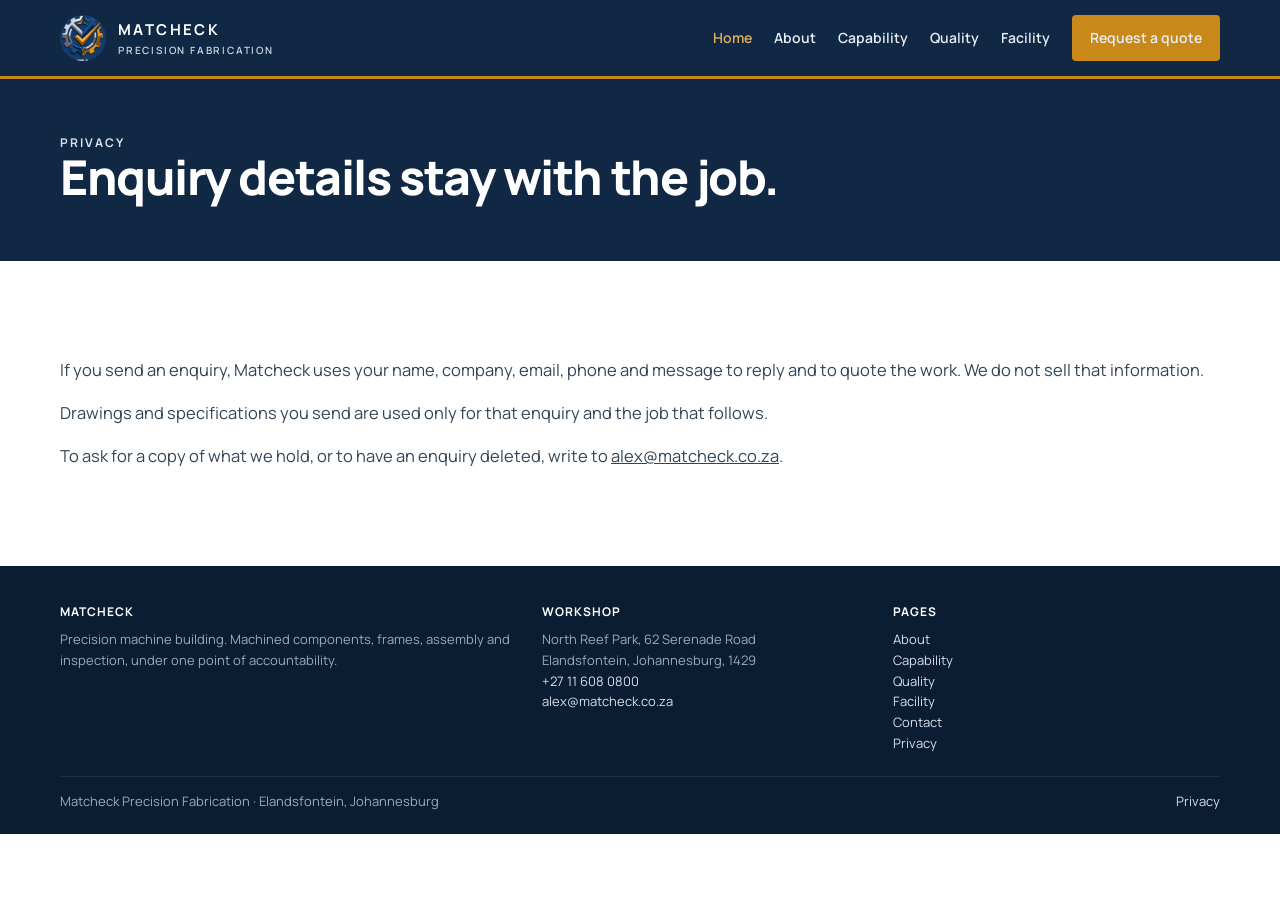
<file: privacy.html>
<!DOCTYPE html>
<html lang="en">
<head>
  <meta name="robots" content="noindex, nofollow">
<meta charset="UTF-8" />
<meta name="viewport" content="width=device-width, initial-scale=1" />
<title>Privacy · Matcheck Precision Fabrication</title>
<meta name="description" content="How Matcheck handles enquiry details." />
<link rel="preconnect" href="https://fonts.googleapis.com" />
<link href="https://fonts.googleapis.com/css2?family=Manrope:wght@400;500;600;700;800&display=swap" rel="stylesheet" />
<link rel="stylesheet" href="site.css" />
</head>
<body>

<nav>
  <div class="wrap nav-inner">
    <a class="brand" href="index.html">
      <img src="assets/mark.png" alt="Matcheck mark" />
      <span><strong>MATCHECK</strong><small>PRECISION FABRICATION</small></span>
    </a>
    <button class="menu" aria-label="Open menu" onclick="document.querySelector('.links').classList.toggle('open')">☰</button>
    <div class="links">
      <a href="index.html" class="on">Home</a>
      <a href="about.html" class="">About</a>
      <a href="capability.html" class="">Capability</a>
      <a href="quality.html" class="">Quality</a>
      <a href="facility.html" class="">Facility</a>
      <a class="btn" href="contact.html">Request a quote</a>
    </div>
  </div>
</nav>

<header class="page-hero"><div class="wrap">
  <p class="eyebrow">PRIVACY</p>
  <h1>Enquiry details stay with the job.</h1>
</div></header>
<section><div class="wrap copy">
  <p>If you send an enquiry, Matcheck uses your name, company, email, phone and message to reply and to quote the work. We do not sell that information.</p>
  <p>Drawings and specifications you send are used only for that enquiry and the job that follows.</p>
  <p>To ask for a copy of what we hold, or to have an enquiry deleted, write to <a href="mailto:alex@matcheck.co.za">alex@matcheck.co.za</a>.</p>
</div></section>

<footer>
  <div class="wrap">
    <div class="foot">
      <div>
        <strong>MATCHECK</strong>
        Precision machine building. Machined components, frames, assembly and inspection, under one point of accountability.
      </div>
      <div>
        <strong>WORKSHOP</strong>
        North Reef Park, 62 Serenade Road<br />
        Elandsfontein, Johannesburg, 1429<br />
        <a href="tel:+27116080800">+27 11 608 0800</a><br />
        <a href="mailto:alex@matcheck.co.za">alex@matcheck.co.za</a>
      </div>
      <div>
        <strong>PAGES</strong>
        <a href="about.html">About</a><br />
        <a href="capability.html">Capability</a><br />
        <a href="quality.html">Quality</a><br />
        <a href="facility.html">Facility</a><br />
        <a href="contact.html">Contact</a><br />
        <a href="privacy.html">Privacy</a>
      </div>
    </div>
    <div class="legal">
      <span>Matcheck Precision Fabrication · Elandsfontein, Johannesburg</span>
      <a href="privacy.html">Privacy</a>
    </div>
  </div>
</footer>
</body></html>
</file>
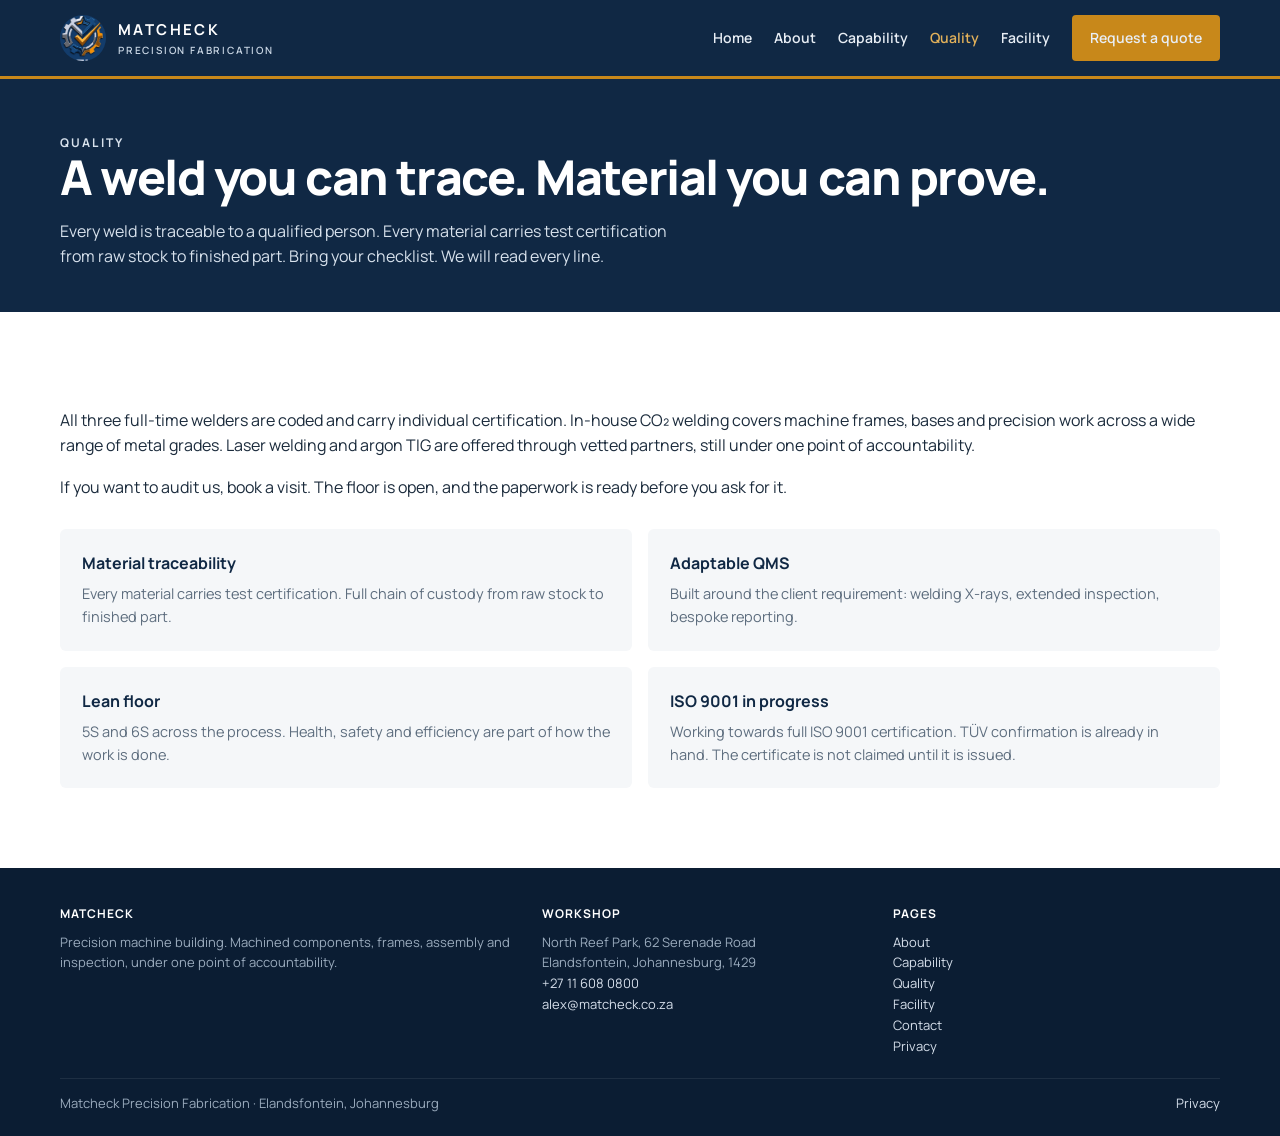
<file: quality.html>
<!DOCTYPE html>
<html lang="en">
<head>
  <meta name="robots" content="noindex, nofollow">
<meta charset="UTF-8" />
<meta name="viewport" content="width=device-width, initial-scale=1" />
<title>Quality · Matcheck Precision Fabrication</title>
<meta name="description" content="Traceable welds, material certificates and an adaptable quality system at Matcheck." />
<link rel="preconnect" href="https://fonts.googleapis.com" />
<link href="https://fonts.googleapis.com/css2?family=Manrope:wght@400;500;600;700;800&display=swap" rel="stylesheet" />
<link rel="stylesheet" href="site.css" />
</head>
<body>

<nav>
  <div class="wrap nav-inner">
    <a class="brand" href="index.html">
      <img src="assets/mark.png" alt="Matcheck mark" />
      <span><strong>MATCHECK</strong><small>PRECISION FABRICATION</small></span>
    </a>
    <button class="menu" aria-label="Open menu" onclick="document.querySelector('.links').classList.toggle('open')">☰</button>
    <div class="links">
      <a href="index.html" class="">Home</a>
      <a href="about.html" class="">About</a>
      <a href="capability.html" class="">Capability</a>
      <a href="quality.html" class="on">Quality</a>
      <a href="facility.html" class="">Facility</a>
      <a class="btn" href="contact.html">Request a quote</a>
    </div>
  </div>
</nav>

<header class="page-hero"><div class="wrap">
  <p class="eyebrow">QUALITY</p>
  <h1>A weld you can trace. Material you can prove.</h1>
  <p>Every weld is traceable to a qualified person. Every material carries test certification from raw stock to finished part. Bring your checklist. We will read every line.</p>
</div></header>
<section>
  <div class="wrap">
    <p>All three full-time welders are coded and carry individual certification. In-house CO₂ welding covers machine frames, bases and precision work across a wide range of metal grades. Laser welding and argon TIG are offered through vetted partners, still under one point of accountability.</p>
    <p>If you want to audit us, book a visit. The floor is open, and the paperwork is ready before you ask for it.</p>
    <div class="qgrid">
      <article class="q"><h3>Material traceability</h3><p>Every material carries test certification. Full chain of custody from raw stock to finished part.</p></article>
      <article class="q"><h3>Adaptable QMS</h3><p>Built around the client requirement: welding X-rays, extended inspection, bespoke reporting.</p></article>
      <article class="q"><h3>Lean floor</h3><p>5S and 6S across the process. Health, safety and efficiency are part of how the work is done.</p></article>
      <article class="q"><h3>ISO 9001 in progress</h3><p>Working towards full ISO 9001 certification. TÜV confirmation is already in hand. The certificate is not claimed until it is issued.</p></article>
    </div>
  </div>
</section>

<footer>
  <div class="wrap">
    <div class="foot">
      <div>
        <strong>MATCHECK</strong>
        Precision machine building. Machined components, frames, assembly and inspection, under one point of accountability.
      </div>
      <div>
        <strong>WORKSHOP</strong>
        North Reef Park, 62 Serenade Road<br />
        Elandsfontein, Johannesburg, 1429<br />
        <a href="tel:+27116080800">+27 11 608 0800</a><br />
        <a href="mailto:alex@matcheck.co.za">alex@matcheck.co.za</a>
      </div>
      <div>
        <strong>PAGES</strong>
        <a href="about.html">About</a><br />
        <a href="capability.html">Capability</a><br />
        <a href="quality.html">Quality</a><br />
        <a href="facility.html">Facility</a><br />
        <a href="contact.html">Contact</a><br />
        <a href="privacy.html">Privacy</a>
      </div>
    </div>
    <div class="legal">
      <span>Matcheck Precision Fabrication · Elandsfontein, Johannesburg</span>
      <a href="privacy.html">Privacy</a>
    </div>
  </div>
</footer>
</body></html>
</file>
<file: site.css>
:root {
  --navy: #102844;
  --navy-2: #18365c;
  --ink: #1b2b3c;
  --muted: #5d6d7e;
  --gold: #c8881a;
  --line: #e6ebf0;
  --paper: #f5f7f9;
  --white: #fff;
}
* { box-sizing: border-box; }
html { scroll-behavior: smooth; }
body { margin: 0; font-family: Manrope, "Segoe UI", sans-serif; color: var(--ink); background: #fff; line-height: 1.6; }
img { max-width: 100%; display: block; }
a { color: inherit; }
.wrap { width: min(1160px, calc(100% - 48px)); margin: 0 auto; }
nav { position: sticky; top: 0; z-index: 30; background: #102844; border-bottom: 3px solid #c8881a; }
.nav-inner { height: 76px; display: flex; align-items: center; justify-content: space-between; gap: 20px; }
.brand { display: flex; align-items: center; gap: 12px; text-decoration: none; }
.brand img { width: 46px; height: 46px; object-fit: cover; border-radius: 50%; background: #102844; }
.brand strong { display: block; letter-spacing: .16em; font-size: 15px; color: #fff; }
.brand small { display: block; letter-spacing: .18em; font-size: 10px; color: #c9d6e4; font-weight: 600; }
.links { display: flex; align-items: center; gap: 22px; }
.links a { text-decoration: none; font-size: 14px; font-weight: 600; color: #e8eef5; }
.links a:hover, .links a.on { color: #e2b15a; }
.btn { display: inline-flex; align-items: center; justify-content: center; background: #c8881a; color: #1a1408; text-decoration: none; font-weight: 700; font-size: 14px; padding: 12px 18px; border-radius: 4px; border: 0; cursor: pointer; }
.btn:hover { background: #d79a2a; }
.btn.line { background: transparent; color: #fff; border: 1px solid rgba(255,255,255,.45); }
.hero { min-height: 560px; color: #fff; display: flex; align-items: flex-end; background: #102844 center/cover no-repeat; }
.hero-inner { padding: 80px 0 72px; max-width: 720px; }
.eyebrow { letter-spacing: .18em; font-size: 12px; font-weight: 700; color: #e2b15a; margin: 0 0 14px; }
h1 { font-size: clamp(36px, 5vw, 60px); line-height: 1.05; letter-spacing: -.03em; margin: 0 0 16px; font-weight: 800; }
.hero p { font-size: 18px; color: #d7e1ec; max-width: 560px; margin: 0 0 28px; }
.hero-actions { display: flex; gap: 12px; flex-wrap: wrap; }
.page-hero { background: #102844; color: #fff; padding: 54px 0 42px; }
.page-hero h1 { font-size: clamp(32px, 4vw, 48px); }
.page-hero p { color: #d7e1ec; max-width: 640px; margin: 0; }
.metrics { display: grid; grid-template-columns: repeat(4, 1fr); background: var(--navy); color: #fff; }
.metrics div { padding: 26px 22px; border-right: 1px solid rgba(255,255,255,.08); }
.metrics div:last-child { border-right: 0; }
.metrics strong { display: block; font-size: 20px; letter-spacing: -.02em; }
.metrics span { color: #b7c6d6; font-size: 13px; }
section { padding: 80px 0; }
h2 { font-size: clamp(28px, 3.4vw, 40px); line-height: 1.12; letter-spacing: -.03em; margin: 0 0 14px; color: var(--navy); }
.lede { font-size: 18px; color: var(--muted); max-width: 680px; margin: 0; }
.split { display: grid; grid-template-columns: 1.05fr .95fr; gap: 56px; align-items: center; }
.copy p { color: #314557; font-size: 16.5px; }
.photo { width: 100%; height: 380px; object-fit: cover; border-radius: 6px; }
.band { background: var(--paper); }
.cards { display: grid; grid-template-columns: repeat(3, 1fr); gap: 18px; margin-top: 32px; }
.card { background: #fff; border: 1px solid var(--line); border-radius: 6px; overflow: hidden; text-decoration: none; display: block; }
.card img { width: 100%; height: 180px; object-fit: cover; }
.card div { padding: 18px 18px 20px; }
.card h3 { margin: 0 0 6px; font-size: 17px; color: var(--navy); }
.card p { margin: 0; color: var(--muted); font-size: 14.5px; }
.card:hover { border-color: #c8881a; }
.industries { display: flex; flex-wrap: wrap; gap: 10px; margin-top: 28px; }
.industries a, .industries span { background: #fff; border: 1px solid var(--line); border-radius: 999px; padding: 10px 16px; font-weight: 600; font-size: 14px; color: var(--navy); text-decoration: none; }
.qgrid { display: grid; grid-template-columns: 1fr 1fr; gap: 16px; margin-top: 28px; }
.q { padding: 22px; background: var(--paper); border-radius: 6px; }
.q h3 { margin: 0 0 6px; font-size: 16px; color: var(--navy); }
.q p { margin: 0; color: var(--muted); font-size: 14.5px; }
.invest { display: grid; grid-template-columns: 1fr 1fr; gap: 18px; margin-top: 28px; }
.invest article { position: relative; min-height: 280px; border-radius: 6px; overflow: hidden; color: #fff; display: flex; align-items: flex-end; }
.invest img { position: absolute; inset: 0; width: 100%; height: 100%; object-fit: cover; }
.invest div { position: relative; padding: 22px; background: linear-gradient(transparent, rgba(8,18,32,.85)); width: 100%; }
.invest h3 { margin: 0 0 6px; font-size: 16px; letter-spacing: .04em; }
.invest p { margin: 0; color: #d5deea; font-size: 14.5px; }
.contact { background: var(--navy); color: #fff; }
.contact h2 { color: #fff; }
.contact-grid { display: grid; grid-template-columns: .9fr 1.1fr; gap: 48px; align-items: start; }
.contact a { color: #f0c36a; }
.detail { margin: 18px 0; }
.detail b { display: block; font-size: 12px; letter-spacing: .14em; color: #9fb0c3; margin-bottom: 4px; }
form { display: grid; gap: 12px; }
input, textarea { width: 100%; border: 1px solid rgba(255,255,255,.16); background: rgba(255,255,255,.06); color: #fff; border-radius: 4px; padding: 13px 14px; font: inherit; }
textarea { min-height: 120px; resize: vertical; }
input::placeholder, textarea::placeholder { color: #9aabbd; }
.note { font-size: 13px; color: #9aabbd; margin: 8px 0 0; }
footer { background: #0b1d33; color: #9aabbd; padding: 36px 0 22px; font-size: 13px; }
.foot { display: grid; grid-template-columns: 1.4fr 1fr 1fr; gap: 24px; }
footer a { color: #d5deea; text-decoration: none; }
footer a:hover { color: #e2b15a; }
footer strong { color: #fff; display: block; margin-bottom: 8px; letter-spacing: .08em; font-size: 12px; }
.legal { margin-top: 22px; border-top: 1px solid rgba(255,255,255,.08); padding-top: 14px; display: flex; justify-content: space-between; gap: 12px; flex-wrap: wrap; }
.menu { display: none; background: none; border: 0; font-size: 26px; color: #fff; }
.steps { display: grid; grid-template-columns: repeat(4, 1fr); gap: 14px; margin-top: 28px; }
.step { border-top: 3px solid var(--gold); padding-top: 14px; }
.step b { display: block; color: var(--navy); margin-bottom: 6px; }
.step span { color: var(--muted); font-size: 14.5px; }
@media (max-width: 860px) {
  .links { display: none; }
  .links.open { display: flex; flex-direction: column; position: absolute; top: 76px; left: 0; right: 0; background: #102844; padding: 16px 24px 20px; border-bottom: 3px solid #c8881a; align-items: flex-start; }
  .menu { display: block; }
  .split, .cards, .qgrid, .invest, .contact-grid, .metrics, .steps, .foot { grid-template-columns: 1fr; }
  .metrics div { border-right: 0; border-bottom: 1px solid rgba(255,255,255,.08); }
  .hero { min-height: 480px; }
  .photo { height: 240px; }
  section { padding: 60px 0; }
}
</file>
